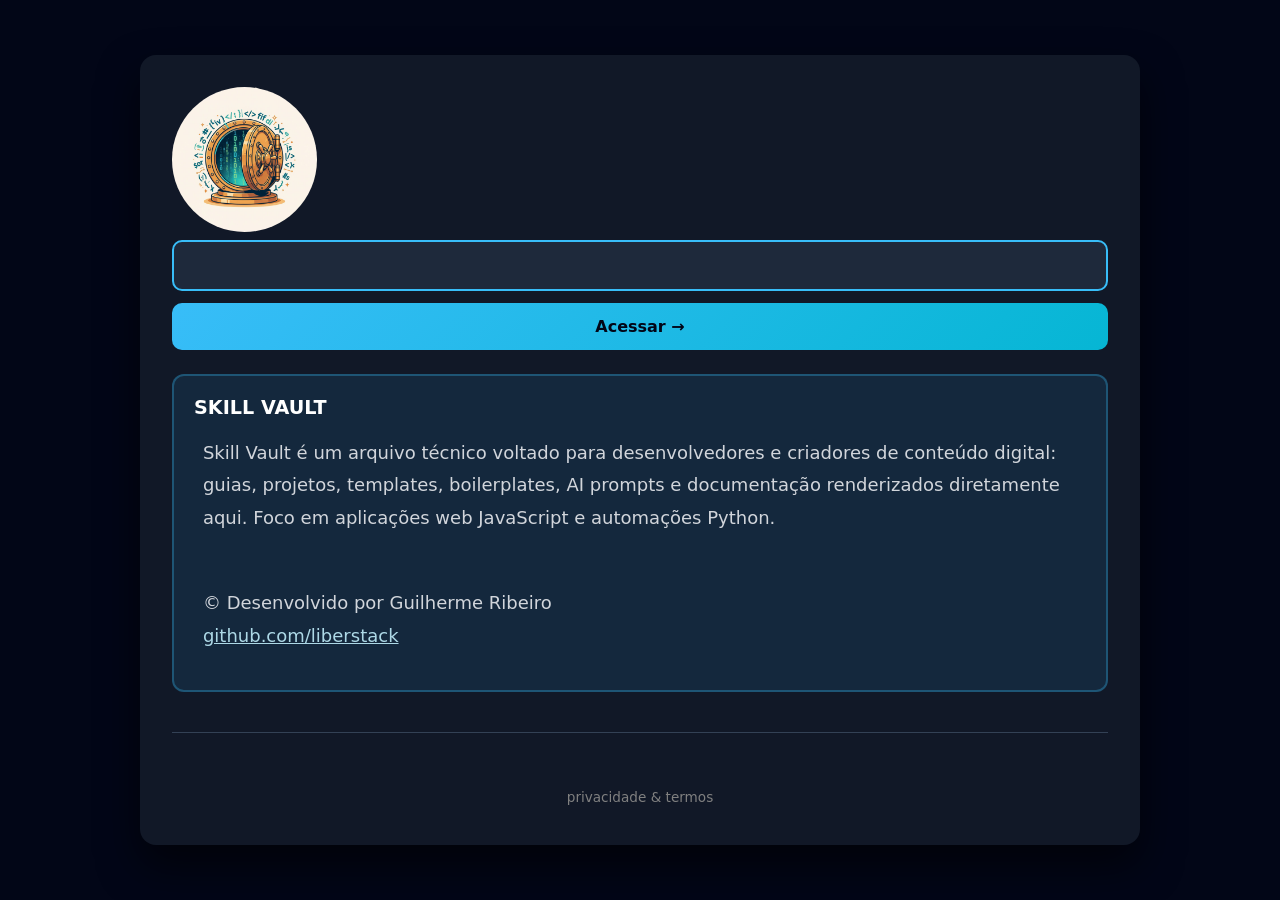
<file: index.html>
<!DOCTYPE html>
<html lang="pt-BR">

<head>
     <meta charset="UTF-8">
     <meta name="viewport" content="width=device-width, initial-scale=1.0">
     <title>Skill Vault</title>
     <meta name="description"
          content="Clube premium de conteúdo exclusivo para devs e estudantes. Wiki de guias, arquiteturas e boilerplates.">

     <link rel="icon" href="src/assets/lock.png" type="image/png">
     <link rel="stylesheet" href="src/styles/style.css">
</head>

<body>

     <noscript>
          <p style="color: white; text-align: center; padding: 24px;">
               Este site precisa de JavaScript ativado para funcionar.
          </p>
     </noscript>

     <div class="card">

          <!-- ========== TELA DE LOGIN ========== -->
          <div id="login">
               <!-- O texto do <h1> é o alt da imagem: leitores de tela leem "Skill Vault". -->
               <h1>
                    <img src="src/assets/solid.jpg" alt="Skill Vault"
                         style="vertical-align: middle; border-radius: 50%; width: 145px; height: 145px;">
               </h1>

               <!-- type="password": o código não fica visível na tela.
           O app.js converte para maiúsculas e valida o formato antes de enviar. -->
               <input type="password" id="senha" placeholder="" aria-label="Código de acesso" autocomplete="off"
                    autocapitalize="characters" spellcheck="false">
               <button type="button" onclick="verificar()">Acessar →</button>

               <!-- role="alert": leitores de tela anunciam a mensagem quando ela aparece. -->
               <div class="error" id="erro" role="alert">Código de acesso inválido.</div>

               <div
                    style="margin: 24px 0; padding: 20px; background: rgba(56, 189, 248, 0.1); border-radius: 12px; border: 2px solid rgba(56, 189, 248, 0.3);">
                    <h2 style="margin: 0 0 12px 0; color: white; font-size: 1.2rem;">
                         SKILL VAULT
                    </h2>
                    <div
                         style="font-size: 18px; margin: 0 0 16px 0; padding-left: 1%; line-height: 1.8; color: #d1d5db;">
                         <p>
                              Skill Vault é um arquivo técnico voltado para desenvolvedores e criadores de conteúdo
                              digital: guias,
                              projetos, templates, boilerplates, AI prompts e documentação renderizados diretamente
                              aqui. Foco em
                              aplicações web JavaScript e automações Python.
                         </p>

                         <p style="padding-top: 35px;">
                              &copy; Desenvolvido por Guilherme Ribeiro<br>
                              <a style="color: lightblue;"
                                   href="https://github.com/liberstack">github.com/liberstack</a>
                         </p>
                    </div>
               </div>

               <div class="footer">
                    <p style="padding-top: 3%;">
                         <a style="color: gray;" href="src/pages/privacidade-termos.html">privacidade &amp; termos</a>
                    </p>
               </div>
          </div>

          <!-- ========== ÁREA AUTENTICADA — WIKI + DOWNLOADS ========== -->
          <div id="curso" class="content" style="display: none;">
               <div class="wiki-topbar">
                    <img src="src/assets/solid.jpg" class="wiki-logo" alt="Skill Vault">
                    <span class="subtitle success">Acesso liberado ✓</span>
                    <!-- O botão "Sair" é inserido aqui pelo app.js (ensureLogoutButton). -->
               </div>

               <div id="wiki-layout" class="wiki-layout">
                    <aside id="wiki-sidebar" class="wiki-sidebar" aria-label="Conteúdo"></aside>

                    <section id="wiki-article" class="wiki-article">
                         <div id="wiki-placeholder" class="wiki-placeholder">
                              Selecione um item no menu ao lado para começar a leitura.
                         </div>
                         <article id="article-content" class="md-body" style="display: none;"></article>
                    </section>
               </div>

               <!-- ========== DOWNLOADS (zip / pdf / epub) ========== -->
               <div id="downloads-section" class="downloads-section" style="display: none;">
                    <div class="wiki-categoria-titulo">
                         <span class="wiki-folder-icon">📦</span>Downloads
                    </div>
                    <ul id="downloads-list" class="wiki-lista downloads-lista"></ul>
               </div>

               <div class="footer">
                    <p style="padding-top: 3%;">
                         <a style="color: gray;" href="src/pages/privacidade-termos.html">privacidade &amp; termos</a>
                    </p>
               </div>
          </div>

     </div>

     <!-- Ordem importa: o app.js usa funções do utils.js e do marked. -->
     <script src="src/scripts/marked.min.js"></script>
     <!-- Opcional (recomendado): sanitiza o HTML gerado pelo Markdown.
       Baixe o DOMPurify para src/scripts/purify.min.js e descomente:
  <script src="src/scripts/purify.min.js"></script> -->
     <script src="src/scripts/utils.js"></script>
     <script src="src/scripts/app.js"></script>

</body>

</html>
</file>
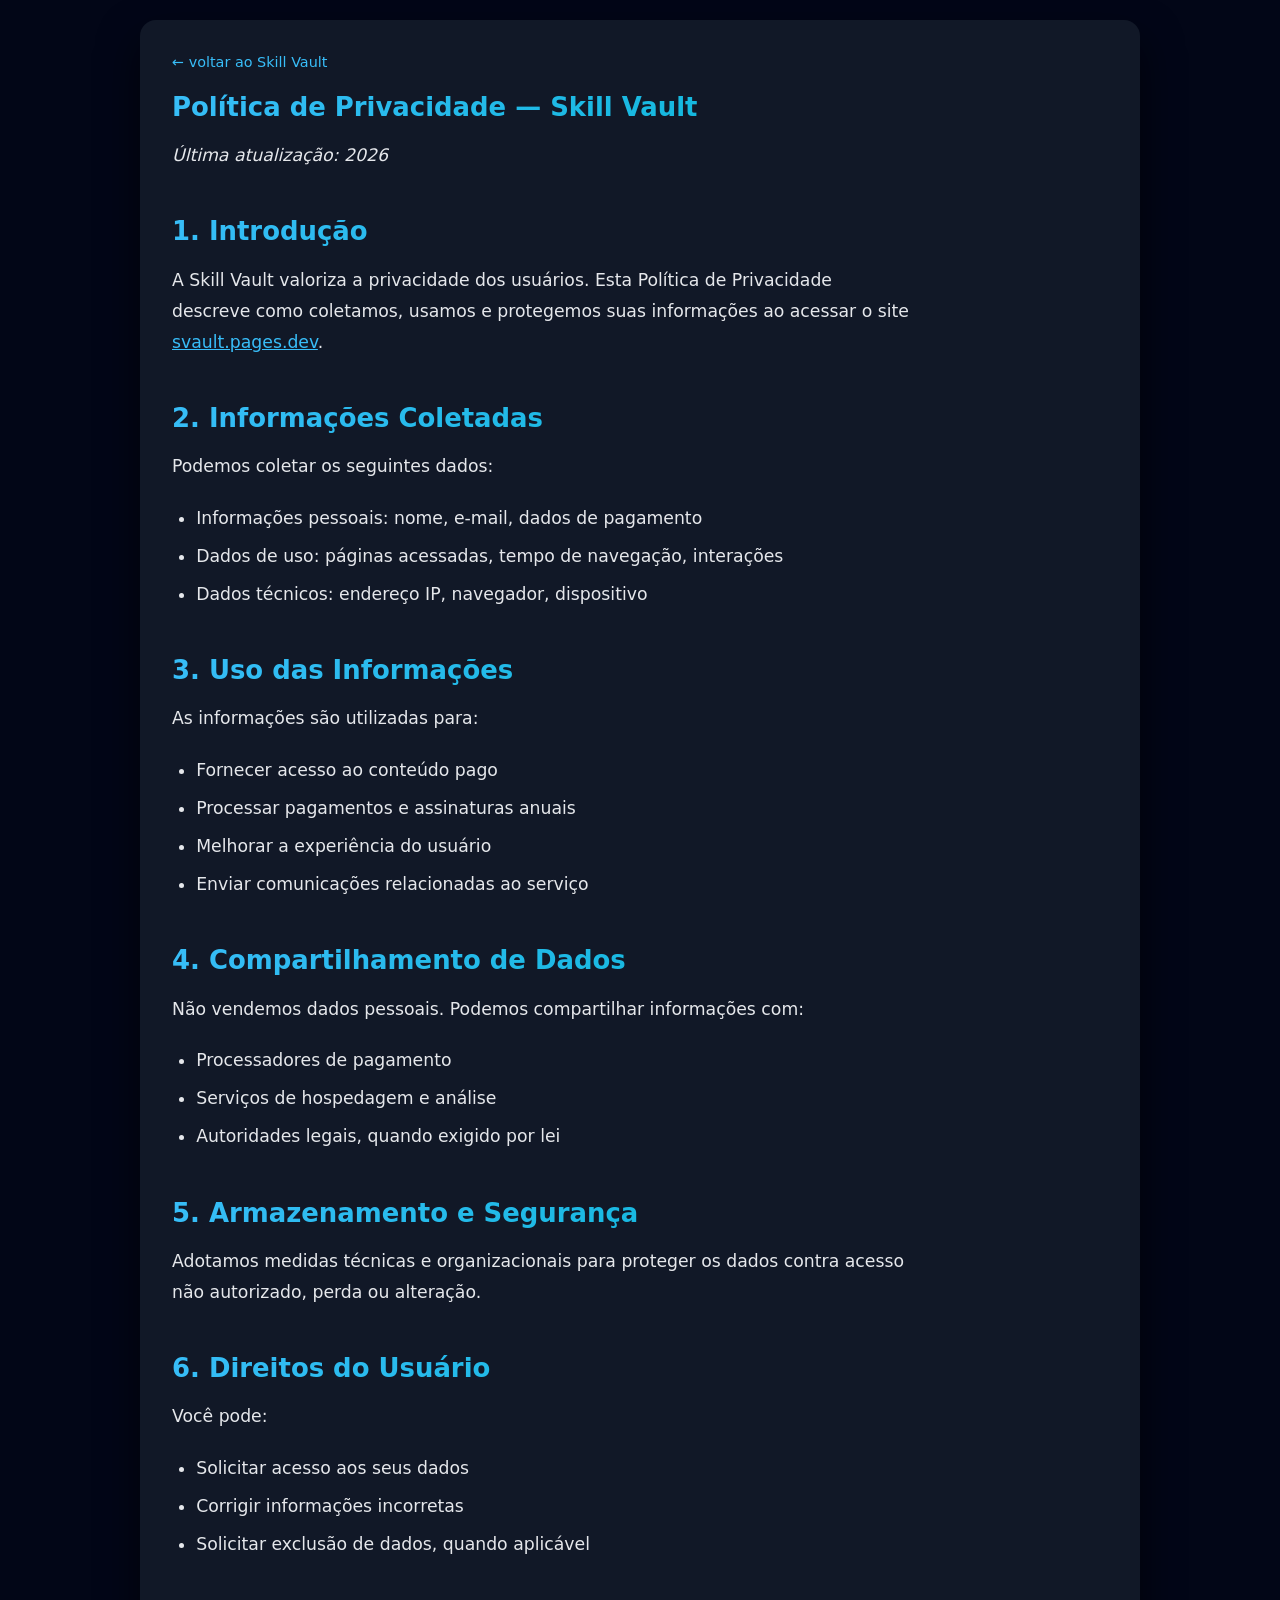
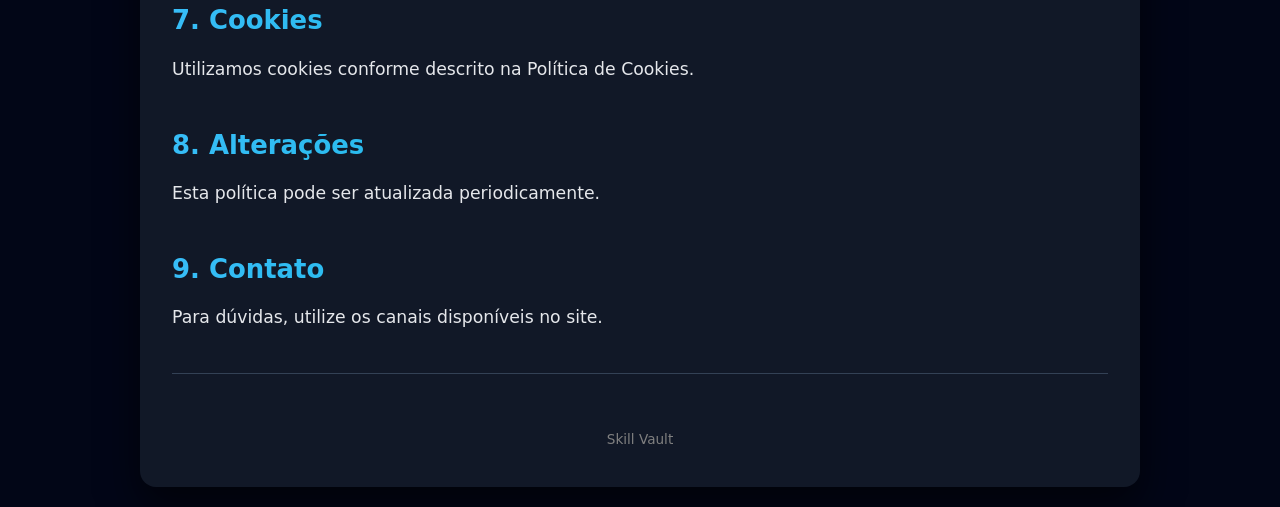
<file: privacidade-termos.html>
<!DOCTYPE html>
<html lang="pt-BR">

<head>
     <link rel="icon" href="lock.png" type="image/png">
     <meta charset="UTF-8">
     <title>Privacidade & Termos — Skill Vault</title>
     <meta name="viewport" content="width=device-width, initial-scale=1.0">
     <meta name="robots" content="noindex">

     <link rel="stylesheet" href="style.css">
</head>

<body>

     <div class="card">

          <a href="./index.html" style="color: var(--accent); text-decoration: none; font-size: 0.9rem;">&larr; voltar
               ao Skill Vault</a>

          <article class="md-body" style="margin-top: 20px;">

               <h1>Política de Privacidade — Skill Vault</h1>
               <p><em>Última atualização: 2026</em></p>

               <h2>1. Introdução</h2>
               <p>A Skill Vault valoriza a privacidade dos usuários. Esta Política de Privacidade descreve como
                    coletamos, usamos e protegemos suas informações ao acessar o site
                    <a href="https://svault.pages.dev" target="_blank" rel="noopener">svault.pages.dev</a>.
               </p>

               <h2>2. Informações Coletadas</h2>
               <p>Podemos coletar os seguintes dados:</p>
               <ul>
                    <li>Informações pessoais: nome, e-mail, dados de pagamento</li>
                    <li>Dados de uso: páginas acessadas, tempo de navegação, interações</li>
                    <li>Dados técnicos: endereço IP, navegador, dispositivo</li>
               </ul>

               <h2>3. Uso das Informações</h2>
               <p>As informações são utilizadas para:</p>
               <ul>
                    <li>Fornecer acesso ao conteúdo pago</li>
                    <li>Processar pagamentos e assinaturas anuais</li>
                    <li>Melhorar a experiência do usuário</li>
                    <li>Enviar comunicações relacionadas ao serviço</li>
               </ul>

               <h2>4. Compartilhamento de Dados</h2>
               <p>Não vendemos dados pessoais. Podemos compartilhar informações com:</p>
               <ul>
                    <li>Processadores de pagamento</li>
                    <li>Serviços de hospedagem e análise</li>
                    <li>Autoridades legais, quando exigido por lei</li>
               </ul>

               <h2>5. Armazenamento e Segurança</h2>
               <p>Adotamos medidas técnicas e organizacionais para proteger os dados contra acesso não autorizado,
                    perda ou alteração.</p>

               <h2>6. Direitos do Usuário</h2>
               <p>Você pode:</p>
               <ul>
                    <li>Solicitar acesso aos seus dados</li>
                    <li>Corrigir informações incorretas</li>
                    <li>Solicitar exclusão de dados, quando aplicável</li>
               </ul>

               <h2>7. Cookies</h2>
               <p>Utilizamos cookies conforme descrito na Política de Cookies.</p>

               <h2>8. Alterações</h2>
               <p>Esta política pode ser atualizada periodicamente.</p>

               <h2>9. Contato</h2>
               <p>Para dúvidas, utilize os canais disponíveis no site.</p>

          </article>

          <div class="footer">
               <p style="padding-top: 3%;">
                    <a style="color: gray;" href="./index.html">Skill Vault</a>
               </p>
          </div>

     </div>

</body>

</html>
</file>
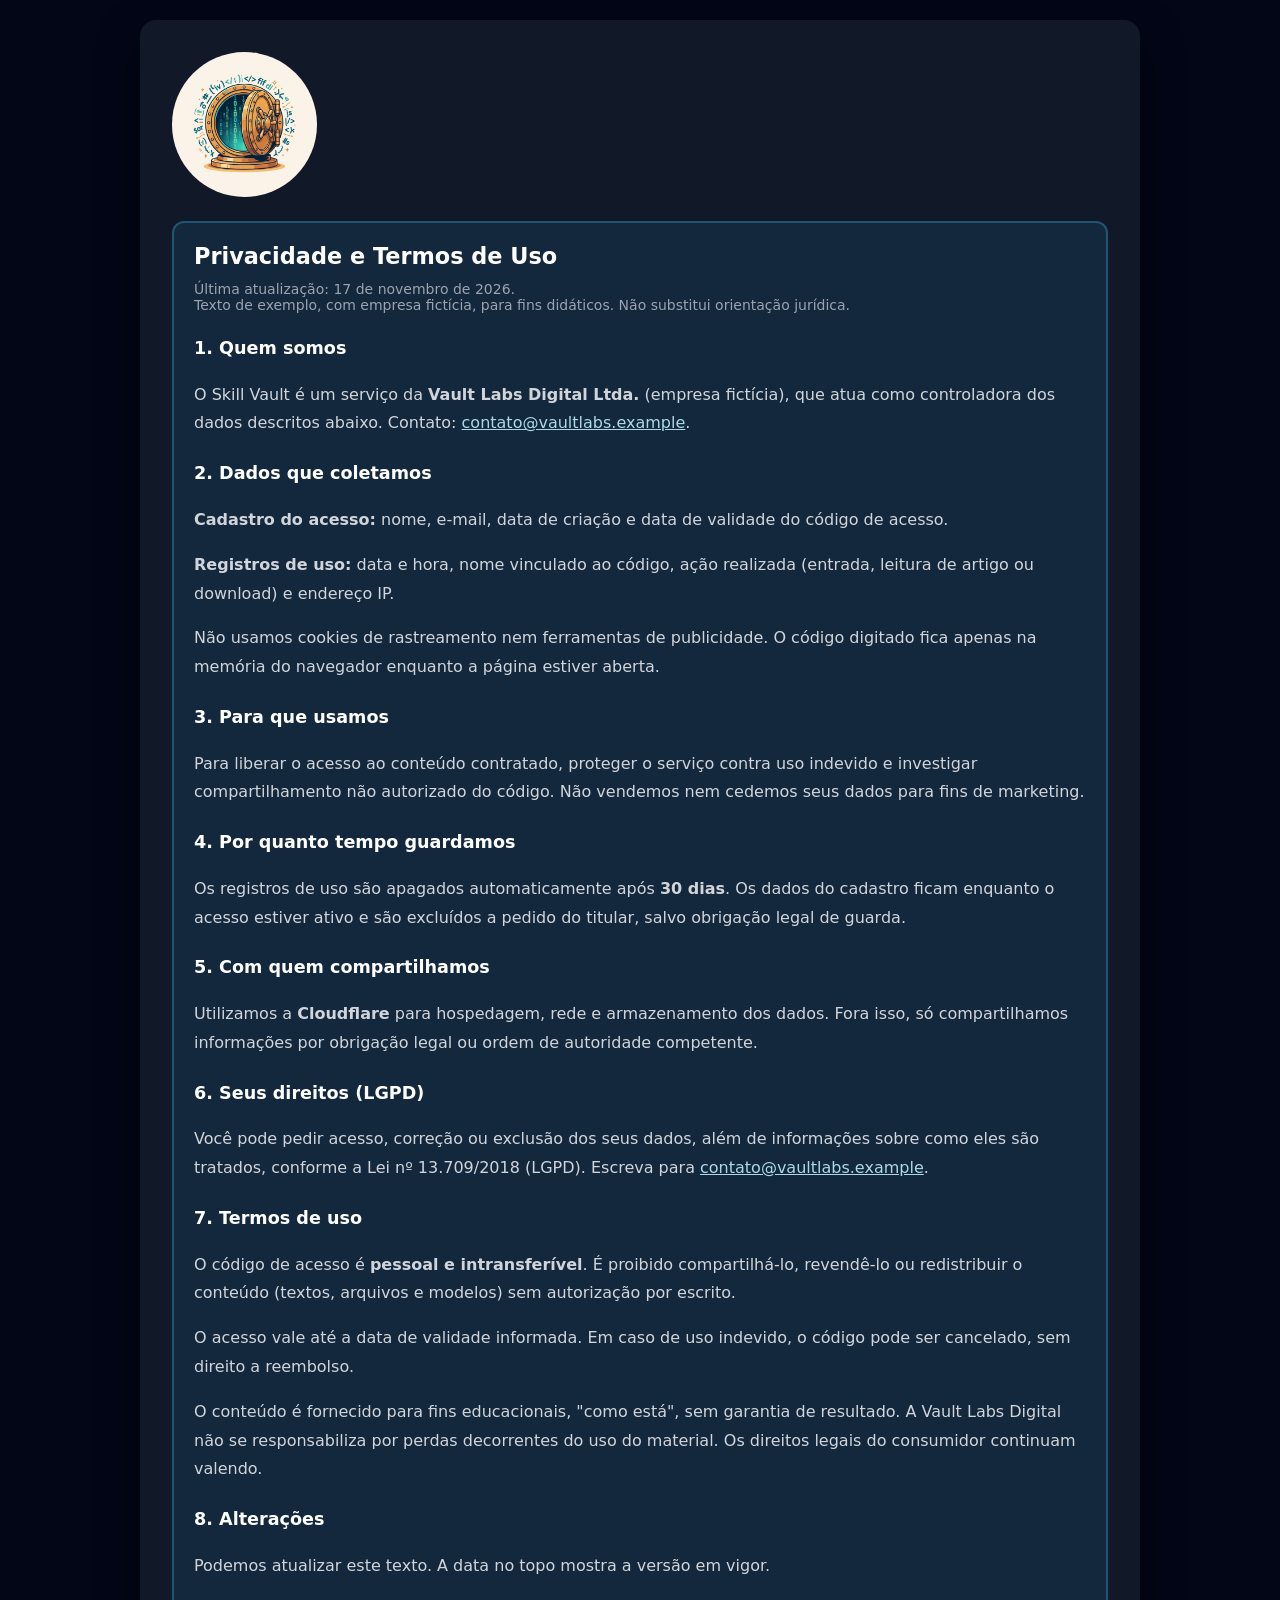
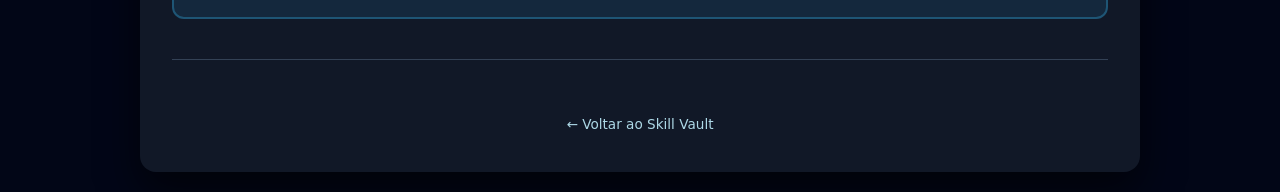
<file: src/pages/privacidade-termos.html>
<!DOCTYPE html>
<html lang="pt-BR">

<head>
     <meta charset="UTF-8">
     <meta name="viewport" content="width=device-width, initial-scale=1.0">
     <title>Privacidade e Termos — Skill Vault</title>
     <meta name="description" content="Política de privacidade e termos de uso do Skill Vault.">

     <link rel="icon" href="../assets/lock.png" type="image/png">
     <link rel="stylesheet" href="../styles/style.css">
</head>

<body>

     <div class="card">

          <!-- Logo: leva de volta para a página inicial -->
          <h1>
               <a href="../../">
                    <img src="../assets/solid.jpg" alt="Skill Vault — voltar ao início"
                         style="vertical-align: middle; border-radius: 50%; width: 145px; height: 145px;">
               </a>
          </h1>

          <div
               style="margin: 24px 0; padding: 20px; background: rgba(56, 189, 248, 0.1); border-radius: 12px; border: 2px solid rgba(56, 189, 248, 0.3); text-align: left;">

               <h2 style="margin: 0 0 12px 0; color: white; font-size: 1.4rem;">Privacidade e Termos de Uso</h2>

               <p style="font-size: 14px; color: #9ca3af; margin: 0 0 16px 0;">
                    Última atualização: 17 de novembro de 2026.<br>
                    Texto de exemplo, com empresa fictícia, para fins didáticos. Não substitui orientação jurídica.
               </p>

               <div style="font-size: 16px; line-height: 1.8; color: #d1d5db;">

                    <h3 style="color: white; margin: 20px 0 6px 0; font-size: 1.1rem;">1. Quem somos</h3>
                    <p>
                         O Skill Vault é um serviço da <strong>Vault Labs Digital Ltda.</strong> (empresa fictícia), que
                         atua como
                         controladora dos dados descritos abaixo. Contato:
                         <a style="color: lightblue;"
                              href="mailto:contato@vaultlabs.example">contato@vaultlabs.example</a>.
                    </p>

                    <h3 style="color: white; margin: 20px 0 6px 0; font-size: 1.1rem;">2. Dados que coletamos</h3>
                    <p>
                         <strong>Cadastro do acesso:</strong> nome, e-mail, data de criação e data de validade do código
                         de acesso.
                    </p>
                    <p>
                         <strong>Registros de uso:</strong> data e hora, nome vinculado ao código, ação realizada
                         (entrada, leitura de
                         artigo ou download) e endereço IP.
                    </p>
                    <p>
                         Não usamos cookies de rastreamento nem ferramentas de publicidade. O código digitado fica
                         apenas na memória
                         do navegador enquanto a página estiver aberta.
                    </p>

                    <h3 style="color: white; margin: 20px 0 6px 0; font-size: 1.1rem;">3. Para que usamos</h3>
                    <p>
                         Para liberar o acesso ao conteúdo contratado, proteger o serviço contra uso indevido e
                         investigar
                         compartilhamento não autorizado do código. Não vendemos nem cedemos seus dados para fins de
                         marketing.
                    </p>

                    <h3 style="color: white; margin: 20px 0 6px 0; font-size: 1.1rem;">4. Por quanto tempo guardamos
                    </h3>
                    <p>
                         Os registros de uso são apagados automaticamente após <strong>30 dias</strong>. Os dados do
                         cadastro ficam
                         enquanto o acesso estiver ativo e são excluídos a pedido do titular, salvo obrigação legal de
                         guarda.
                    </p>

                    <h3 style="color: white; margin: 20px 0 6px 0; font-size: 1.1rem;">5. Com quem compartilhamos</h3>
                    <p>
                         Utilizamos a <strong>Cloudflare</strong> para hospedagem, rede e armazenamento dos dados. Fora
                         isso, só
                         compartilhamos informações por obrigação legal ou ordem de autoridade competente.
                    </p>

                    <h3 style="color: white; margin: 20px 0 6px 0; font-size: 1.1rem;">6. Seus direitos (LGPD)</h3>
                    <p>
                         Você pode pedir acesso, correção ou exclusão dos seus dados, além de informações sobre como
                         eles são tratados,
                         conforme a Lei nº 13.709/2018 (LGPD). Escreva para
                         <a style="color: lightblue;"
                              href="mailto:contato@vaultlabs.example">contato@vaultlabs.example</a>.
                    </p>

                    <h3 style="color: white; margin: 20px 0 6px 0; font-size: 1.1rem;">7. Termos de uso</h3>
                    <p>
                         O código de acesso é <strong>pessoal e intransferível</strong>. É proibido compartilhá-lo,
                         revendê-lo ou
                         redistribuir o conteúdo (textos, arquivos e modelos) sem autorização por escrito.
                    </p>
                    <p>
                         O acesso vale até a data de validade informada. Em caso de uso indevido, o código pode ser
                         cancelado, sem
                         direito a reembolso.
                    </p>
                    <p>
                         O conteúdo é fornecido para fins educacionais, "como está", sem garantia de resultado. A Vault
                         Labs Digital
                         não se responsabiliza por perdas decorrentes do uso do material. Os direitos legais do
                         consumidor continuam
                         valendo.
                    </p>

                    <h3 style="color: white; margin: 20px 0 6px 0; font-size: 1.1rem;">8. Alterações</h3>
                    <p>
                         Podemos atualizar este texto. A data no topo mostra a versão em vigor.
                    </p>
               </div>
          </div>

          <div class="footer">
               <p style="padding-top: 3%;">
                    <a style="color: lightblue;" href="../../">← Voltar ao Skill Vault</a>
               </p>
          </div>

     </div>

</body>

</html>
</file>
<file: src/styles/style.css>
/* ============================================
   SKILL VAULT - MAIN CSS
   Layout + Componentes + Markdown (unificado)
   ============================================ */

/* ============================================
   1. RESET GLOBAL
   ============================================ */

* {
     box-sizing: border-box;
}

/* ============================================
   2. VARIÁVEIS CSS
   ============================================ */

:root {
     --bg: #0f172a;
     --card: #111827;
     --text: #e5e7eb;
     --muted: #9ca3af;
     --accent: #38bdf8;
     --success: #22c55e;
     --danger: #ef4444;
     --gradient-start: #1e293b;
     --gradient-end: #334155;
     --font-sans: system-ui, -apple-system, BlinkMacSystemFont, "Segoe UI", Roboto, "Helvetica Neue", Arial, sans-serif;
     --font-mono: ui-monospace, "SF Mono", "Cascadia Mono", "Segoe UI Mono", "Roboto Mono", Menlo, Consolas, monospace;
}

/* ============================================
   3. BASE - BODY
   ============================================ */

body {
     margin: 0;
     font-family: var(--font-sans);
     background: linear-gradient(135deg, #020617, #020617);
     color: var(--text);
     min-height: 100vh;
     display: flex;
     align-items: center;
     justify-content: center;
     padding: 20px;
}

/* ============================================
   4. ESTRUTURA - LAYOUT CONTAINERS
   ============================================ */

.card {
     width: 100%;
     max-width: 1000px;
     background: var(--card);
     border-radius: 16px;
     padding: 32px;
     box-shadow: 0 20px 40px rgba(0, 0, 0, .6);
     transition: max-width 0.2s ease;
}

/* Quando a wiki está visível, o cartão pode se expandir para caber a sidebar */
.card:has(#curso[style*="display: block"]) {
     max-width: 1200px;
}

.content {
     display: none;
}

/* ============================================
   5. ANIMAÇÕES
   ============================================ */

@keyframes fadeIn {
     from {
          opacity: 0;
          transform: translateY(10px);
     }

     to {
          opacity: 1;
          transform: translateY(0);
     }
}

@keyframes pulse {

     0%,
     100% {
          opacity: 0.6;
     }

     50% {
          opacity: 1;
     }
}

/* ============================================
   6. TIPOGRAFIA - TÍTULOS
   ============================================ */

.card>h1,
#login>h1,
#curso>h1 {
     margin-top: 0;
     font-size: 2rem;
     margin-bottom: 8px;
     background: linear-gradient(135deg, var(--accent), #06b6d4);
     -webkit-background-clip: text;
     -webkit-text-fill-color: transparent;
     background-clip: text;
}

.subtitle {
     color: var(--muted);
     margin-bottom: 24px;
     line-height: 1.6;
}

/* ============================================
   7. FORMULÁRIOS - INPUTS
   ============================================ */

input {
     width: 100%;
     padding: 14px;
     border-radius: 10px;
     border: 2px solid #334155;
     outline: none;
     font-size: 1rem;
     font-family: var(--font-sans);
     margin-bottom: 12px;
     background: #1e293b;
     color: var(--text);
     transition: border-color 0.3s ease;
}

input:focus {
     border-color: var(--accent);
}

/* ============================================
   8. BOTÕES
   ============================================ */

button {
     width: 100%;
     padding: 14px;
     border-radius: 10px;
     border: none;
     background: linear-gradient(135deg, var(--accent), #06b6d4);
     color: #020617;
     font-size: 1rem;
     font-family: var(--font-sans);
     font-weight: bold;
     cursor: pointer;
     transition: all 0.3s ease;
}

button:hover {
     transform: translateY(-2px);
     box-shadow: 0 10px 25px rgba(56, 189, 248, 0.3);
}

button:active {
     transform: translateY(0);
}

button:disabled {
     opacity: 0.6;
     cursor: not-allowed;
     transform: none;
}

/* ============================================
   9. MENSAGENS E ESTADOS
   ============================================ */

.error {
     color: var(--danger);
     margin-top: 12px;
     display: none;
     padding: 12px;
     background: rgba(239, 68, 68, 0.1);
     border-radius: 8px;
     border-left: 4px solid var(--danger);
}

.success {
     color: var(--success);
}

.loading {
     text-align: center;
     padding: 60px 20px;
     color: var(--muted);
     font-size: 1.1rem;
     animation: pulse 1.5s ease-in-out infinite;
}

.empty-state {
     color: var(--muted);
     font-size: 0.95rem;
     text-align: center;
     padding: 24px 0;
     margin: 0;
}

/* ============================================
   10. FOOTER
   ============================================ */

.footer {
     margin-top: 40px;
     font-size: .85rem;
     color: var(--muted);
     text-align: center;
     padding-top: 20px;
     border-top: 1px solid #334155;
}

.footer p {
     margin: 8px 0;
}

.footer a {
     color: var(--accent);
     text-decoration: none;
     transition: color 0.2s;
}

.footer a:hover {
     color: #06b6d4;
}

/* ============================================
   11. MARKDOWN ARTICLE (conteúdo renderizado)
   ============================================ */

.md-body {
     color: var(--text);
     font-size: 1.05rem;
     line-height: 1.8;
     max-width: 700px;
     animation: fadeIn 0.3s ease-in-out;
}

.md-body p {
     margin: 0 0 1.2em;
}

.md-body ul,
.md-body ol {
     margin: 0 0 1.2em;
     padding-left: 1.4em;
}

.md-body li {
     margin-bottom: 0.4em;
}

.md-body h1,
.md-body h2,
.md-body h3 {
     line-height: 1.3;
     margin-top: 1.7em;
     margin-bottom: 0.6em;
     background: linear-gradient(135deg, var(--accent), #06b6d4);
     -webkit-background-clip: text;
     -webkit-text-fill-color: transparent;
     background-clip: text;
}

.md-body h1:first-child,
.md-body h2:first-child,
.md-body h3:first-child {
     margin-top: 0;
}

.md-body a {
     color: var(--accent);
     text-decoration: underline;
}

.md-body a:hover {
     color: #06b6d4;
}

.md-body code {
     background: #1e293b;
     border: 1px solid #334155;
     border-radius: 4px;
     padding: 2px 6px;
     font-size: 0.9em;
     font-family: var(--font-mono);
     color: #7dd3fc;
}

.md-body pre {
     background: #1e293b;
     border: 1px solid #334155;
     border-radius: 10px;
     padding: 20px;
     overflow-x: auto;
}

.md-body pre code {
     background: none;
     border: none;
     padding: 0;
     font-size: 0.88em;
     font-family: var(--font-mono);
     color: #e2e8f0;
}

.md-body blockquote {
     border-left: 4px solid var(--accent);
     margin-left: 0;
     padding-left: 16px;
     color: var(--muted);
}

.md-body hr {
     border: none;
     border-top: 1px solid #334155;
     margin: 32px 0;
}

.md-body table {
     width: 100%;
     border-collapse: collapse;
}

.md-body th,
.md-body td {
     border: 1px solid #334155;
     padding: 10px 14px;
     text-align: left;
}

.md-body th {
     background: #1e293b;
     color: var(--accent);
}

/* ============================================
   12. WIKI — TOPBAR
   ============================================ */

.wiki-topbar {
     display: flex;
     align-items: center;
     gap: 16px;
     margin-bottom: 24px;
}

.wiki-logo {
     width: 56px;
     height: 56px;
     border-radius: 50%;
     flex-shrink: 0;
}

.wiki-topbar .subtitle {
     margin-bottom: 0;
}

/* ============================================
   13. WIKI — LAYOUT (sidebar + artigo)
   ============================================ */

.wiki-layout {
     display: grid;
     grid-template-columns: 260px 1fr;
     gap: 28px;
     align-items: start;
}

.wiki-sidebar {
     background: linear-gradient(135deg, var(--gradient-start), var(--gradient-end));
     border: 2px solid #334155;
     border-radius: 12px;
     padding: 16px 12px;
     max-height: 70vh;
     overflow-y: auto;
     position: sticky;
     top: 20px;
}

.wiki-categoria {
     margin-bottom: 18px;
}

.wiki-categoria:last-child {
     margin-bottom: 0;
}

.wiki-categoria-titulo {
     display: flex;
     align-items: center;
     gap: 8px;
     font-size: 0.78rem;
     font-weight: 700;
     letter-spacing: 0.06em;
     text-transform: uppercase;
     color: var(--muted);
     padding: 6px 10px;
}

.wiki-folder-icon {
     font-size: 0.9rem;
}

.wiki-lista {
     list-style: none;
     margin: 0;
     padding: 0;
     display: flex;
     flex-direction: column;
     gap: 2px;
}

.wiki-item {
     width: 100%;
     display: flex;
     align-items: center;
     gap: 10px;
     text-align: left;
     background: transparent;
     border: none;
     border-radius: 8px;
     padding: 10px 12px;
     color: var(--text);
     font-size: 0.92rem;
     font-family: var(--font-sans);
     font-weight: 500;
     cursor: pointer;
     transition: background 0.2s ease, color 0.2s ease;
}

.wiki-item:hover {
     background: rgba(56, 189, 248, 0.12);
     transform: none;
     box-shadow: none;
}

.wiki-item.active {
     background: var(--accent);
     color: #020617;
     font-weight: 700;
}

.wiki-item-icon {
     font-size: 0.9rem;
     flex-shrink: 0;
}

.wiki-item-label {
     overflow: hidden;
     text-overflow: ellipsis;
     white-space: nowrap;
}

.wiki-article {
     min-height: 300px;
}

.wiki-placeholder {
     color: var(--muted);
     text-align: center;
     padding: 80px 20px;
     border: 2px dashed #334155;
     border-radius: 12px;
     font-size: 0.95rem;
}

/* ============================================
   13.1 WIKI — SEÇÃO DE DOWNLOADS (zip/pdf/epub)
   ============================================ */

.downloads-section {
     margin-top: 32px;
     padding-top: 24px;
     border-top: 1px solid #334155;
}

.downloads-lista {
     display: grid;
     grid-template-columns: repeat(auto-fill, minmax(220px, 1fr));
     gap: 8px;
}

.download-item {
     text-decoration: none;
     border: 1px solid #334155;
}

.download-item:hover {
     border-color: var(--accent);
}

/* ============================================
   SKILL VAULT - MEDIA QUERIES
   ============================================ */

/* ============================================
   13.1 RESPONSIVIDADE - DESKTOP GRANDE (1200px+)
   Aumenta um pouco a coluna de leitura sem esticar
   demais a linha de texto.
   ============================================ */

@media (min-width: 1200px) {

     .wiki-layout {
          grid-template-columns: 280px 1fr;
          gap: 40px;
     }

     .md-body {
          max-width: 740px;
          font-size: 1.08rem;
     }
}

/* ============================================
   13.2 RESPONSIVIDADE - TABLET GRANDE / DESKTOP PEQUENO (900px–1199px)
   Faixa intermediária: a sidebar de 260px fica um pouco
   apertada perto do texto nessa largura, então reduz e
   ganha um pouco mais de gap.
   ============================================ */

@media (min-width: 900px) and (max-width: 1199px) {

     .wiki-layout {
          grid-template-columns: 230px 1fr;
          gap: 24px;
     }

     .md-body {
          max-width: 660px;
     }
}

/* ============================================
   14. RESPONSIVIDADE - TABLET (768px)
   ============================================ */

@media (max-width: 768px) {

     body {
          padding: 16px;
          align-items: flex-start;
          padding-top: 32px;
     }

     .card {
          padding: 24px;
     }

     .card>h1,
     #login>h1,
     #curso>h1 {
          font-size: 1.6rem;
     }

     .subtitle {
          font-size: 0.95rem;
     }

     .wiki-layout {
          grid-template-columns: 1fr;
     }

     .wiki-sidebar {
          position: static;
          max-height: none;
     }
}

/* ============================================
   15. RESPONSIVIDADE - MOBILE (480px)
   ============================================ */

@media (max-width: 480px) {

     body {
          padding: 12px;
          padding-top: 24px;
     }

     .card {
          padding: 20px;
     }

     .card>h1,
     #login>h1,
     #curso>h1 {
          font-size: 1.4rem;
     }

     .subtitle {
          font-size: 0.9rem;
     }

     input,
     button {
          padding: 12px;
          font-size: 0.95rem;
     }

     .footer {
          font-size: 0.8rem;
     }

     .md-body pre {
          padding: 14px;
     }

     .wiki-logo {
          width: 44px;
          height: 44px;
     }
}
</file>
<file: style.css>
/* ============================================
   SKILL VAULT - MAIN CSS
   Layout + Componentes + Markdown (unificado)
   ============================================ */

/* ============================================
   1. RESET GLOBAL
   ============================================ */

* {
     box-sizing: border-box;
}

/* ============================================
   2. VARIÁVEIS CSS
   ============================================ */

:root {
     --bg: #0f172a;
     --card: #111827;
     --text: #e5e7eb;
     --muted: #9ca3af;
     --accent: #38bdf8;
     --success: #22c55e;
     --danger: #ef4444;
     --gradient-start: #1e293b;
     --gradient-end: #334155;
     --font-sans: system-ui, -apple-system, BlinkMacSystemFont, "Segoe UI", Roboto, "Helvetica Neue", Arial, sans-serif;
     --font-mono: ui-monospace, "SF Mono", "Cascadia Mono", "Segoe UI Mono", "Roboto Mono", Menlo, Consolas, monospace;
}

/* ============================================
   3. BASE - BODY
   ============================================ */

body {
     margin: 0;
     font-family: var(--font-sans);
     background: linear-gradient(135deg, #020617, #020617);
     color: var(--text);
     min-height: 100vh;
     display: flex;
     align-items: center;
     justify-content: center;
     padding: 20px;
}

/* ============================================
   4. ESTRUTURA - LAYOUT CONTAINERS
   ============================================ */

.card {
     width: 100%;
     max-width: 1000px;
     background: var(--card);
     border-radius: 16px;
     padding: 32px;
     box-shadow: 0 20px 40px rgba(0, 0, 0, .6);
     transition: max-width 0.2s ease;
}

/* Quando a wiki está visível, o cartão pode se expandir para caber a sidebar */
.card:has(#curso[style*="display: block"]) {
     max-width: 1200px;
}

.content {
     display: none;
}

/* ============================================
   5. ANIMAÇÕES
   ============================================ */

@keyframes fadeIn {
     from {
          opacity: 0;
          transform: translateY(10px);
     }

     to {
          opacity: 1;
          transform: translateY(0);
     }
}

@keyframes pulse {

     0%,
     100% {
          opacity: 0.6;
     }

     50% {
          opacity: 1;
     }
}

/* ============================================
   6. TIPOGRAFIA - TÍTULOS
   ============================================ */

.card>h1,
#login>h1,
#curso>h1 {
     margin-top: 0;
     font-size: 2rem;
     margin-bottom: 8px;
     background: linear-gradient(135deg, var(--accent), #06b6d4);
     -webkit-background-clip: text;
     -webkit-text-fill-color: transparent;
     background-clip: text;
}

.subtitle {
     color: var(--muted);
     margin-bottom: 24px;
     line-height: 1.6;
}

/* ============================================
   7. FORMULÁRIOS - INPUTS
   ============================================ */

input {
     width: 100%;
     padding: 14px;
     border-radius: 10px;
     border: 2px solid #334155;
     outline: none;
     font-size: 1rem;
     font-family: var(--font-sans);
     margin-bottom: 12px;
     background: #1e293b;
     color: var(--text);
     transition: border-color 0.3s ease;
}

input:focus {
     border-color: var(--accent);
}

/* ============================================
   8. BOTÕES
   ============================================ */

button {
     width: 100%;
     padding: 14px;
     border-radius: 10px;
     border: none;
     background: linear-gradient(135deg, var(--accent), #06b6d4);
     color: #020617;
     font-size: 1rem;
     font-family: var(--font-sans);
     font-weight: bold;
     cursor: pointer;
     transition: all 0.3s ease;
}

button:hover {
     transform: translateY(-2px);
     box-shadow: 0 10px 25px rgba(56, 189, 248, 0.3);
}

button:active {
     transform: translateY(0);
}

button:disabled {
     opacity: 0.6;
     cursor: not-allowed;
     transform: none;
}

/* ============================================
   9. MENSAGENS E ESTADOS
   ============================================ */

.error {
     color: var(--danger);
     margin-top: 12px;
     display: none;
     padding: 12px;
     background: rgba(239, 68, 68, 0.1);
     border-radius: 8px;
     border-left: 4px solid var(--danger);
}

.success {
     color: var(--success);
}

.loading {
     text-align: center;
     padding: 60px 20px;
     color: var(--muted);
     font-size: 1.1rem;
     animation: pulse 1.5s ease-in-out infinite;
}

.empty-state {
     color: var(--muted);
     font-size: 0.95rem;
     text-align: center;
     padding: 24px 0;
     margin: 0;
}

/* ============================================
   10. FOOTER
   ============================================ */

.footer {
     margin-top: 40px;
     font-size: .85rem;
     color: var(--muted);
     text-align: center;
     padding-top: 20px;
     border-top: 1px solid #334155;
}

.footer p {
     margin: 8px 0;
}

.footer a {
     color: var(--accent);
     text-decoration: none;
     transition: color 0.2s;
}

.footer a:hover {
     color: #06b6d4;
}

/* ============================================
   11. MARKDOWN ARTICLE (conteúdo renderizado)
   ============================================ */

.md-body {
     color: var(--text);
     font-size: 1.05rem;
     line-height: 1.8;
     max-width: 700px;
     animation: fadeIn 0.3s ease-in-out;
}

.md-body p {
     margin: 0 0 1.2em;
}

.md-body ul,
.md-body ol {
     margin: 0 0 1.2em;
     padding-left: 1.4em;
}

.md-body li {
     margin-bottom: 0.4em;
}

.md-body h1,
.md-body h2,
.md-body h3 {
     line-height: 1.3;
     margin-top: 1.7em;
     margin-bottom: 0.6em;
     background: linear-gradient(135deg, var(--accent), #06b6d4);
     -webkit-background-clip: text;
     -webkit-text-fill-color: transparent;
     background-clip: text;
}

.md-body h1:first-child,
.md-body h2:first-child,
.md-body h3:first-child {
     margin-top: 0;
}

.md-body a {
     color: var(--accent);
     text-decoration: underline;
}

.md-body a:hover {
     color: #06b6d4;
}

.md-body code {
     background: #1e293b;
     border: 1px solid #334155;
     border-radius: 4px;
     padding: 2px 6px;
     font-size: 0.9em;
     font-family: var(--font-mono);
     color: #7dd3fc;
}

.md-body pre {
     background: #1e293b;
     border: 1px solid #334155;
     border-radius: 10px;
     padding: 20px;
     overflow-x: auto;
}

.md-body pre code {
     background: none;
     border: none;
     padding: 0;
     font-size: 0.88em;
     font-family: var(--font-mono);
     color: #e2e8f0;
}

.md-body blockquote {
     border-left: 4px solid var(--accent);
     margin-left: 0;
     padding-left: 16px;
     color: var(--muted);
}

.md-body hr {
     border: none;
     border-top: 1px solid #334155;
     margin: 32px 0;
}

.md-body table {
     width: 100%;
     border-collapse: collapse;
}

.md-body th,
.md-body td {
     border: 1px solid #334155;
     padding: 10px 14px;
     text-align: left;
}

.md-body th {
     background: #1e293b;
     color: var(--accent);
}

/* ============================================
   12. WIKI — TOPBAR
   ============================================ */

.wiki-topbar {
     display: flex;
     align-items: center;
     gap: 16px;
     margin-bottom: 24px;
}

.wiki-logo {
     width: 56px;
     height: 56px;
     border-radius: 50%;
     flex-shrink: 0;
}

.wiki-topbar .subtitle {
     margin-bottom: 0;
}

/* ============================================
   13. WIKI — LAYOUT (sidebar + artigo)
   ============================================ */

.wiki-layout {
     display: grid;
     grid-template-columns: 260px 1fr;
     gap: 28px;
     align-items: start;
}

.wiki-sidebar {
     background: linear-gradient(135deg, var(--gradient-start), var(--gradient-end));
     border: 2px solid #334155;
     border-radius: 12px;
     padding: 16px 12px;
     max-height: 70vh;
     overflow-y: auto;
     position: sticky;
     top: 20px;
}

.wiki-categoria {
     margin-bottom: 18px;
}

.wiki-categoria:last-child {
     margin-bottom: 0;
}

.wiki-categoria-titulo {
     display: flex;
     align-items: center;
     gap: 8px;
     font-size: 0.78rem;
     font-weight: 700;
     letter-spacing: 0.06em;
     text-transform: uppercase;
     color: var(--muted);
     padding: 6px 10px;
}

.wiki-folder-icon {
     font-size: 0.9rem;
}

.wiki-lista {
     list-style: none;
     margin: 0;
     padding: 0;
     display: flex;
     flex-direction: column;
     gap: 2px;
}

.wiki-item {
     width: 100%;
     display: flex;
     align-items: center;
     gap: 10px;
     text-align: left;
     background: transparent;
     border: none;
     border-radius: 8px;
     padding: 10px 12px;
     color: var(--text);
     font-size: 0.92rem;
     font-family: var(--font-sans);
     font-weight: 500;
     cursor: pointer;
     transition: background 0.2s ease, color 0.2s ease;
}

.wiki-item:hover {
     background: rgba(56, 189, 248, 0.12);
     transform: none;
     box-shadow: none;
}

.wiki-item.active {
     background: var(--accent);
     color: #020617;
     font-weight: 700;
}

.wiki-item-icon {
     font-size: 0.9rem;
     flex-shrink: 0;
}

.wiki-item-label {
     overflow: hidden;
     text-overflow: ellipsis;
     white-space: nowrap;
}

.wiki-article {
     min-height: 300px;
}

.wiki-placeholder {
     color: var(--muted);
     text-align: center;
     padding: 80px 20px;
     border: 2px dashed #334155;
     border-radius: 12px;
     font-size: 0.95rem;
}

/* ============================================
   13.1 WIKI — SEÇÃO DE DOWNLOADS (zip/pdf/epub)
   ============================================ */

.downloads-section {
     margin-top: 32px;
     padding-top: 24px;
     border-top: 1px solid #334155;
}

.downloads-lista {
     display: grid;
     grid-template-columns: repeat(auto-fill, minmax(220px, 1fr));
     gap: 8px;
}

.download-item {
     text-decoration: none;
     border: 1px solid #334155;
}

.download-item:hover {
     border-color: var(--accent);
}

/* ============================================
   SKILL VAULT - MEDIA QUERIES
   ============================================ */

/* ============================================
   13.1 RESPONSIVIDADE - DESKTOP GRANDE (1200px+)
   Aumenta um pouco a coluna de leitura sem esticar
   demais a linha de texto.
   ============================================ */

@media (min-width: 1200px) {

     .wiki-layout {
          grid-template-columns: 280px 1fr;
          gap: 40px;
     }

     .md-body {
          max-width: 740px;
          font-size: 1.08rem;
     }
}

/* ============================================
   13.2 RESPONSIVIDADE - TABLET GRANDE / DESKTOP PEQUENO (900px–1199px)
   Faixa intermediária: a sidebar de 260px fica um pouco
   apertada perto do texto nessa largura, então reduz e
   ganha um pouco mais de gap.
   ============================================ */

@media (min-width: 900px) and (max-width: 1199px) {

     .wiki-layout {
          grid-template-columns: 230px 1fr;
          gap: 24px;
     }

     .md-body {
          max-width: 660px;
     }
}

/* ============================================
   14. RESPONSIVIDADE - TABLET (768px)
   ============================================ */

@media (max-width: 768px) {

     body {
          padding: 16px;
          align-items: flex-start;
          padding-top: 32px;
     }

     .card {
          padding: 24px;
     }

     .card>h1,
     #login>h1,
     #curso>h1 {
          font-size: 1.6rem;
     }

     .subtitle {
          font-size: 0.95rem;
     }

     .wiki-layout {
          grid-template-columns: 1fr;
     }

     .wiki-sidebar {
          position: static;
          max-height: none;
     }
}

/* ============================================
   15. RESPONSIVIDADE - MOBILE (480px)
   ============================================ */

@media (max-width: 480px) {

     body {
          padding: 12px;
          padding-top: 24px;
     }

     .card {
          padding: 20px;
     }

     .card>h1,
     #login>h1,
     #curso>h1 {
          font-size: 1.4rem;
     }

     .subtitle {
          font-size: 0.9rem;
     }

     input,
     button {
          padding: 12px;
          font-size: 0.95rem;
     }

     .footer {
          font-size: 0.8rem;
     }

     .md-body pre {
          padding: 14px;
     }

     .wiki-logo {
          width: 44px;
          height: 44px;
     }
}
</file>
